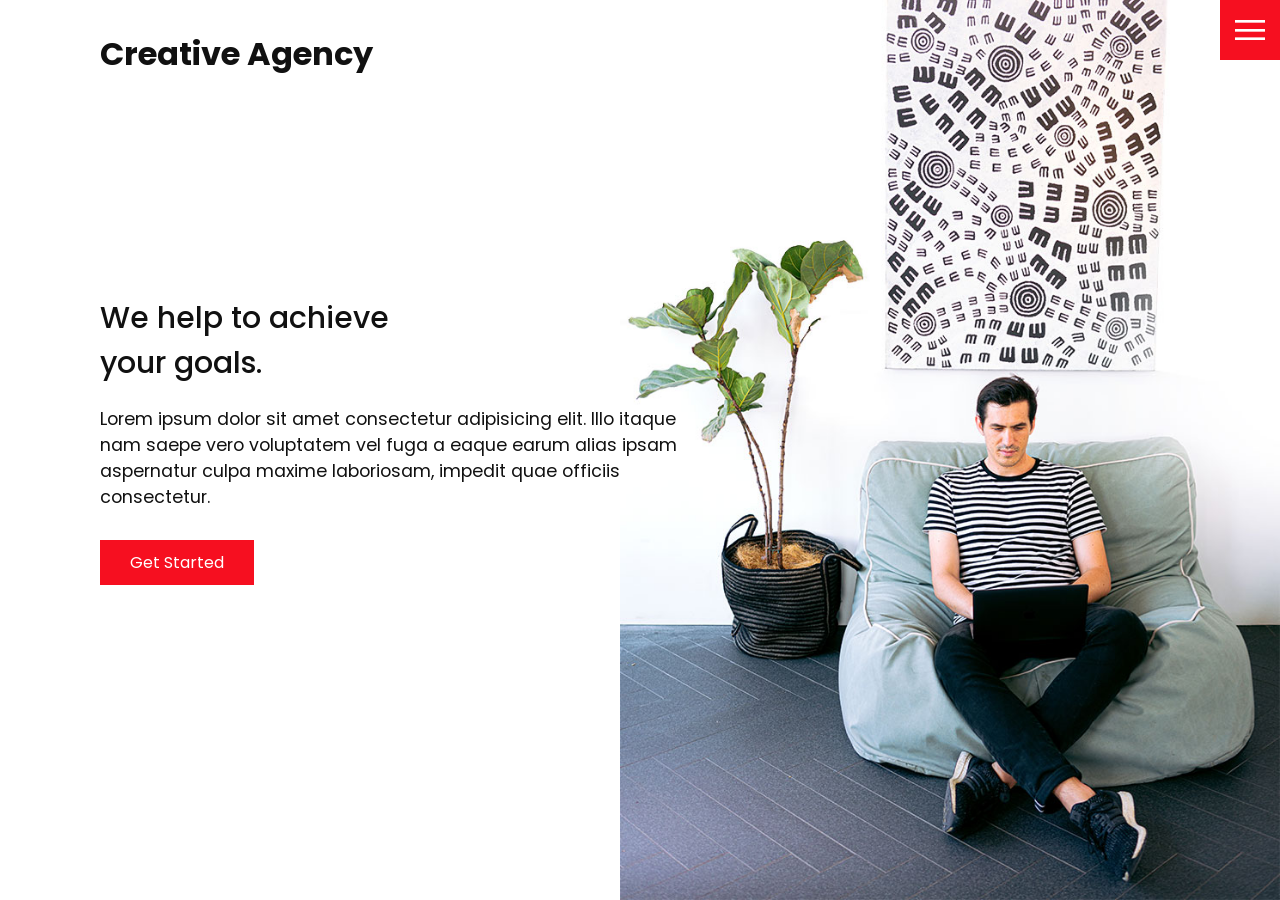
<file: index.html>
<!doctype html>
<html lang="en">
  <head>
    <meta charset="UTF-8" />
    <meta name="viewport" content="width=device-width, initial-scale=1.0" />
    <title>Creative Agency</title>
    <link rel="stylesheet" href="style.css" />
  </head>
  <body>
    <header>
      <a class="logo" href="index.html">Creative Agency</a>
      <button
        class="toggle"
        aria-label="Open menu"
        aria-expanded="false"
      ></button>

      <nav class="navigation" aria-label="Main navigation">
        <ul>
          <li><a class="current" href="index.html">Home</a></li>
          <li><a href="services.html">Services</a></li>
          <li><a href="work.html">Work</a></li>
          <li><a href="contact.html">Contact</a></li>
        </ul>
        <div class="social-bar">
          <ul>
            <li>
              <a href="https://facebook.com"
                ><img src="images/facebook.png" alt="Facebook"
              /></a>
            </li>
            <li>
              <a href="https://twitter.com"
                ><img src="images/twitter.png" alt="Twitter"
              /></a>
            </li>
            <li>
              <a href="https://instagram.com"
                ><img src="images/instagram.png" alt="Instagram"
              /></a>
            </li>
          </ul>
          <a class="email-icon" href="mailto:you@email.com"
            ><img src="images/email.png" alt="Email"
          /></a>
        </div>
      </nav>
    </header>

    <main>
      <section class="home">
        <img
          src="images/home-img.jpg"
          class="home-img"
          alt="A creative professional working on a laptop"
        />
        <div class="home-content">
          <h1>We help to achieve <br />your goals.</h1>
          <p>
            Lorem ipsum dolor sit amet consectetur adipisicing elit. Illo itaque
            nam saepe vero voluptatem vel fuga a eaque earum alias ipsam
            aspernatur culpa maxime laboriosam, impedit quae officiis
            consectetur.
          </p>
          <a href="contact.html" class="btn">Get Started</a>
        </div>
      </section>
    </main>

    <script src="js/script.js"></script>
  </body>
</html>
</file>
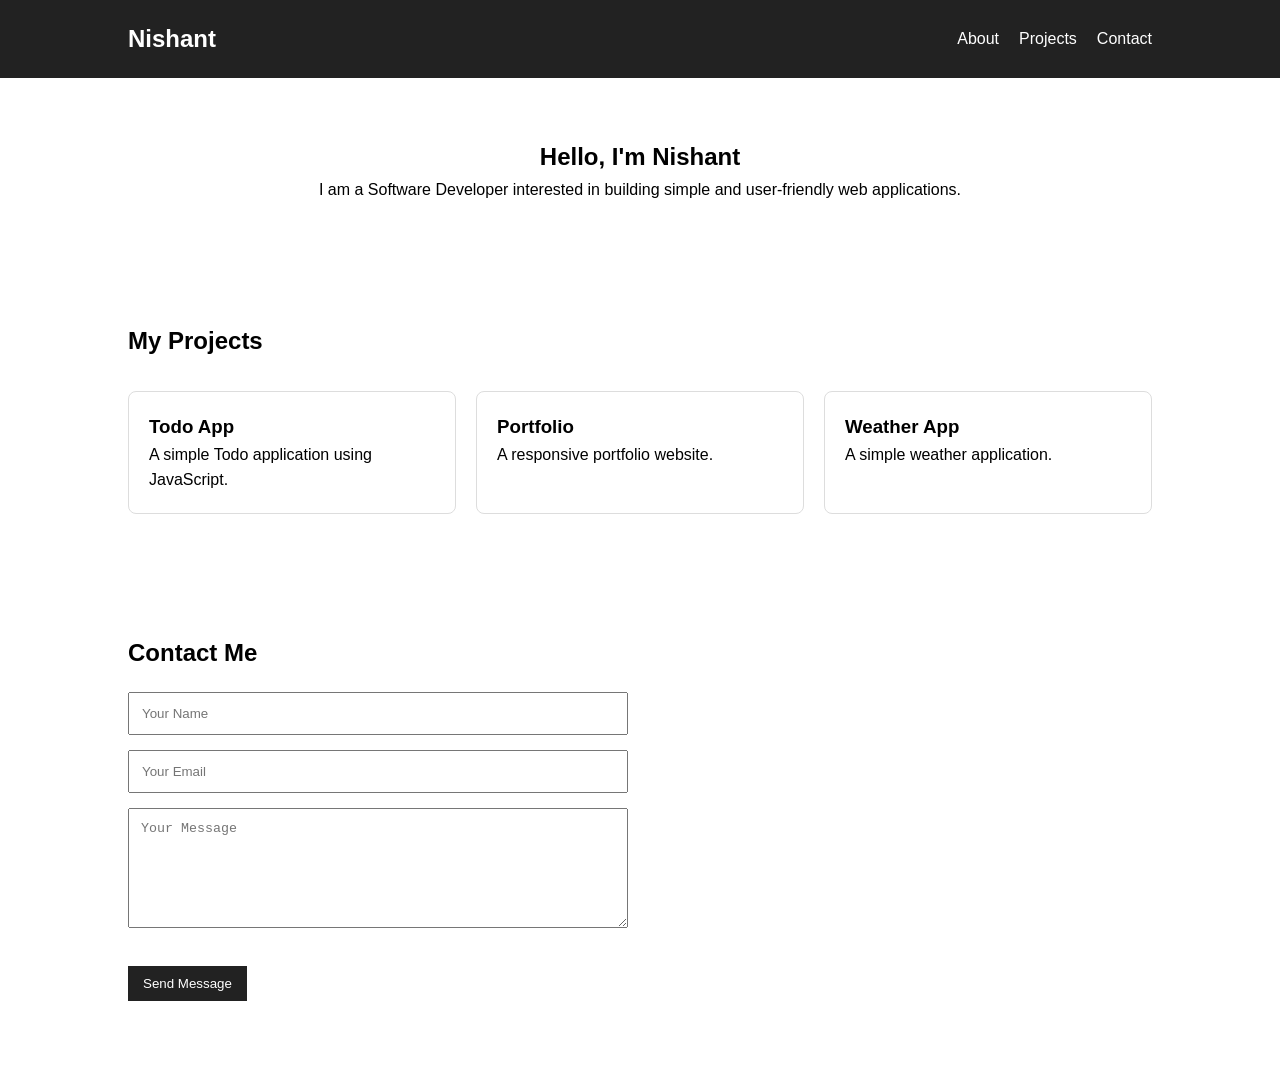
<file: portfolio website/index.html>
<!DOCTYPE html>
<html lang="en">
<head>
  <meta charset="UTF-8">
  <meta name="viewport" content="width=device-width, initial-scale=1.0">
  <title>My Portfolio</title>
  <link rel="stylesheet" href="style.css">
</head>

<body>

  <!-- Navigation -->
  <nav>
    <h2>Nishant</h2>

    <div>
      <a href="#about">About</a>
      <a href="#projects">Projects</a>
      <a href="#contact">Contact</a>
    </div>
  </nav>

  <!-- About -->
  <section id="about">
    <h1>Hello, I'm Nishant</h1>
    <p>
      I am a Software Developer interested in building
      simple and user-friendly web applications.
    </p>
  </section>

  <!-- Projects -->
  <section id="projects">
    <h2>My Projects</h2>

    <div class="projects">

      <div class="card">
        <h3>Todo App</h3>
        <p>A simple Todo application using JavaScript.</p>
        <!-- <button>View Project</button> -->
      </div>

      <div class="card">
        <h3>Portfolio</h3>
        <p>A responsive portfolio website.</p>
        <!-- <button>View Project</button> -->
      </div>

      <div class="card">
        <h3>Weather App</h3>
        <p>A simple weather application.</p>
        <!-- <button>View Project</button> -->
      </div>

    </div>
  </section>

  <!-- Contact -->
  <section id="contact">
    <h2>Contact Me</h2>

    <form id="contactForm">

      <input
        type="text"
        id="name"
        placeholder="Your Name"
      >

      <input
        type="email"
        id="email"
        placeholder="Your Email"
      >

      <textarea
        id="message"
        placeholder="Your Message"
      ></textarea>

      <button type="submit">Send Message</button>

      <p id="error"></p>
      <p id="success"></p>

    </form>
  </section>

  <script src="script.js"></script>

</body>
</html>
</file>
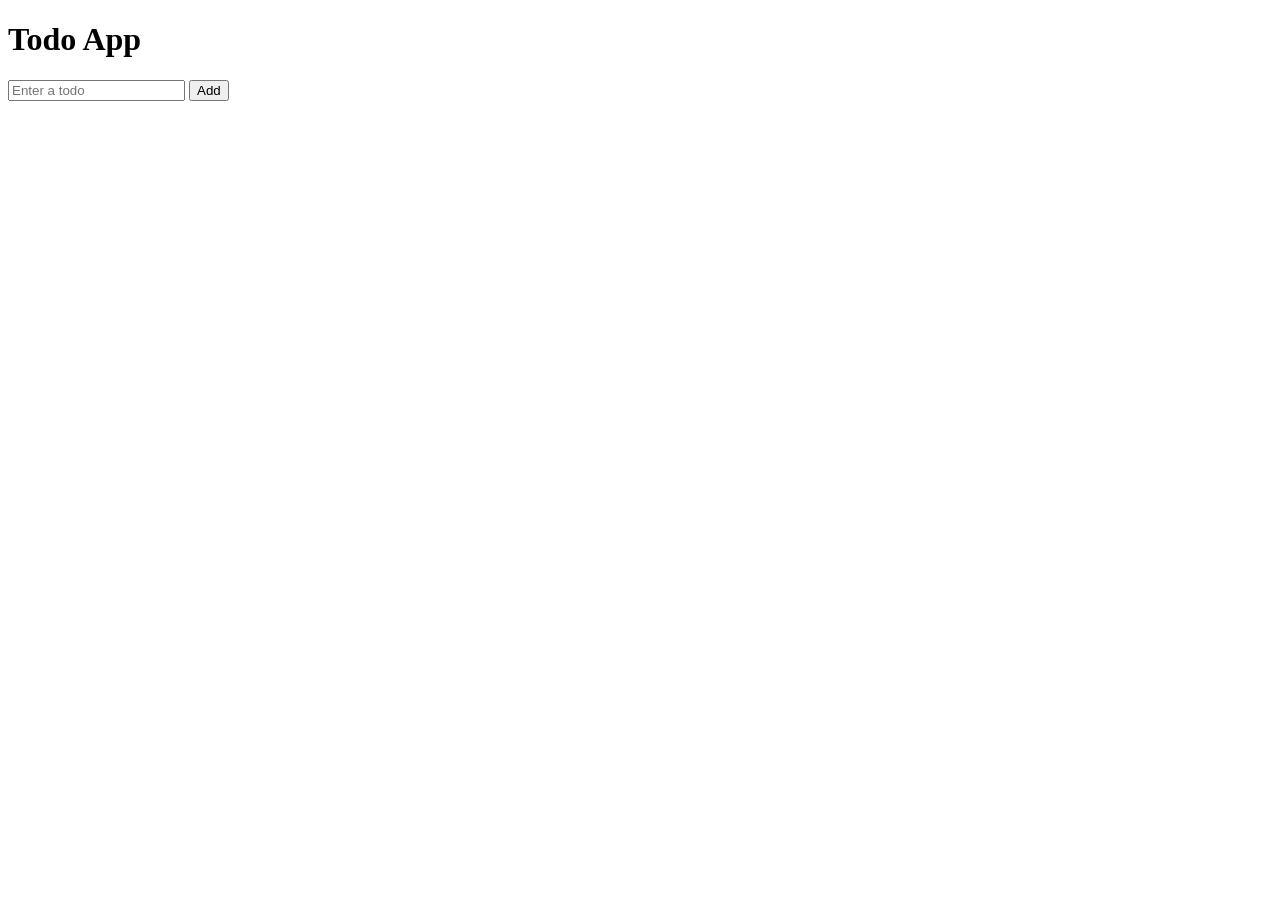
<file: todo app/index.html>
<!DOCTYPE html>
<html>
<head>
  <title>Todo App</title>
</head>
<body>

  <h1>Todo App</h1>

  <input id="todoInput" type="text" placeholder="Enter a todo">
  <button id="addButton">Add</button>

  <ul id="todoList"></ul>

  <script src="script.js"></script>
</body>
</html>
</file>
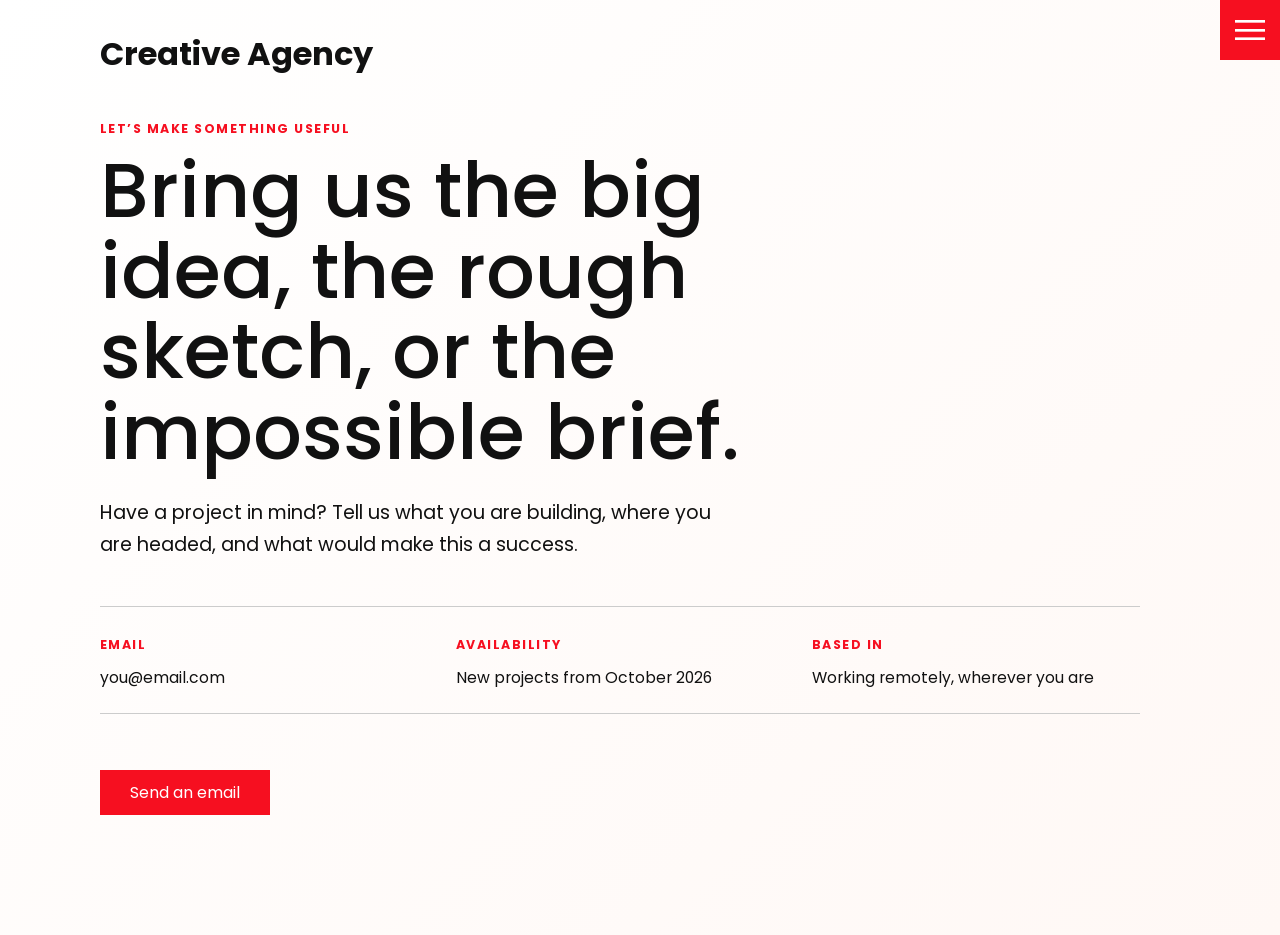
<file: contact.html>
<!doctype html>
<html lang="en">
  <head>
    <meta charset="UTF-8" />
    <meta name="viewport" content="width=device-width, initial-scale=1.0" />
    <title>Contact | Creative Agency</title>
    <link rel="stylesheet" href="style.css" />
  </head>
  <body>
    <header>
      <a class="logo" href="index.html">Creative Agency</a>
      <button
        class="toggle"
        aria-label="Open menu"
        aria-expanded="false"
      ></button>
      <nav class="navigation" aria-label="Main navigation">
        <ul>
          <li><a href="index.html">Home</a></li>
          <li><a href="services.html">Services</a></li>
          <li><a href="work.html">Work</a></li>
          <li><a class="current" href="contact.html">Contact</a></li>
        </ul>
        <div class="social-bar">
          <ul>
            <li>
              <a href="https://facebook.com"
                ><img src="images/facebook.png" alt="Facebook"
              /></a>
            </li>
            <li>
              <a href="https://twitter.com"
                ><img src="images/twitter.png" alt="Twitter"
              /></a>
            </li>
            <li>
              <a href="https://instagram.com"
                ><img src="images/instagram.png" alt="Instagram"
              /></a>
            </li>
          </ul>
          <a class="email-icon" href="mailto:you@email.com"
            ><img src="images/email.png" alt="Email"
          /></a>
        </div>
      </nav>
    </header>
    <main class="page">
      <div class="page-content">
        <p class="eyebrow">Let’s make something useful</p>
        <h1>
          Bring us the big idea, the rough sketch, or the impossible brief.
        </h1>
        <p class="lead">
          Have a project in mind? Tell us what you are building, where you are
          headed, and what would make this a success.
        </p>
        <div class="contact-details">
          <div>
            <span>Email</span><a href="mailto:you@email.com">you@email.com</a>
          </div>
          <div>
            <span>Availability</span>
            <p>New projects from October 2026</p>
          </div>
          <div>
            <span>Based in</span>
            <p>Working remotely, wherever you are</p>
          </div>
        </div>
        <a href="mailto:you@email.com" class="btn">Send an email</a>
      </div>
    </main>
    <script src="js/script.js"></script>
  </body>
</html>
</file>
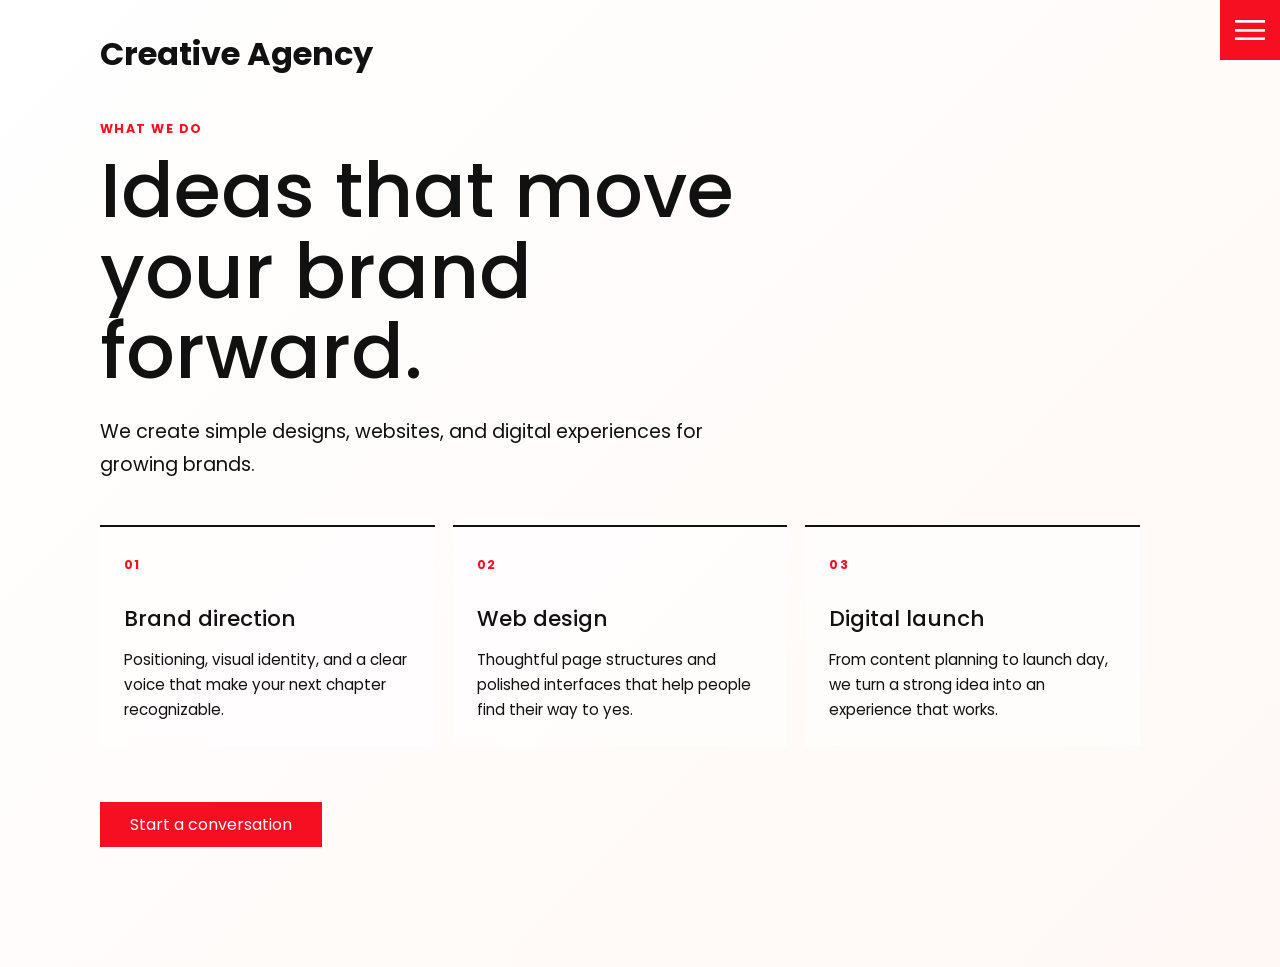
<file: services.html>
<!doctype html>
<html lang="en">
  <head>
    <meta charset="UTF-8" />
    <meta name="viewport" content="width=device-width, initial-scale=1.0" />
    <title>Services | Creative Agency</title>
    <link rel="stylesheet" href="style.css" />
  </head>
  <body>
    <header>
      <a class="logo" href="index.html">Creative Agency</a>
      <button
        class="toggle"
        aria-label="Open menu"
        aria-expanded="false"
      ></button>
      <nav class="navigation" aria-label="Main navigation">
        <ul>
          <li><a href="index.html">Home</a></li>
          <li><a class="current" href="services.html">Services</a></li>
          <li><a href="work.html">Work</a></li>
          <li><a href="contact.html">Contact</a></li>
        </ul>
        <div class="social-bar">
          <ul>
            <li>
              <a href="https://facebook.com"
                ><img src="images/facebook.png" alt="Facebook"
              /></a>
            </li>
            <li>
              <a href="https://twitter.com"
                ><img src="images/twitter.png" alt="Twitter"
              /></a>
            </li>
            <li>
              <a href="https://instagram.com"
                ><img src="images/instagram.png" alt="Instagram"
              /></a>
            </li>
          </ul>
          <a class="email-icon" href="mailto:you@email.com"
            ><img src="images/email.png" alt="Email"
          /></a>
        </div>
      </nav>
    </header>
    <main class="page">
      <div class="page-content">
        <p class="eyebrow">What we do</p>
        <h1>Ideas that move your brand forward.</h1>
        <p class="lead">
          We create simple designs, websites, and digital experiences for
          growing brands.
        </p>
        <div class="service-list">
          <article>
            <span>01</span>
            <h2>Brand direction</h2>
            <p>
              Positioning, visual identity, and a clear voice that make your
              next chapter recognizable.
            </p>
          </article>
          <article>
            <span>02</span>
            <h2>Web design</h2>
            <p>
              Thoughtful page structures and polished interfaces that help
              people find their way to yes.
            </p>
          </article>
          <article>
            <span>03</span>
            <h2>Digital launch</h2>
            <p>
              From content planning to launch day, we turn a strong idea into an
              experience that works.
            </p>
          </article>
        </div>
        <a href="contact.html" class="btn">Start a conversation</a>
      </div>
    </main>
    <script src="js/script.js"></script>
  </body>
</html>
</file>
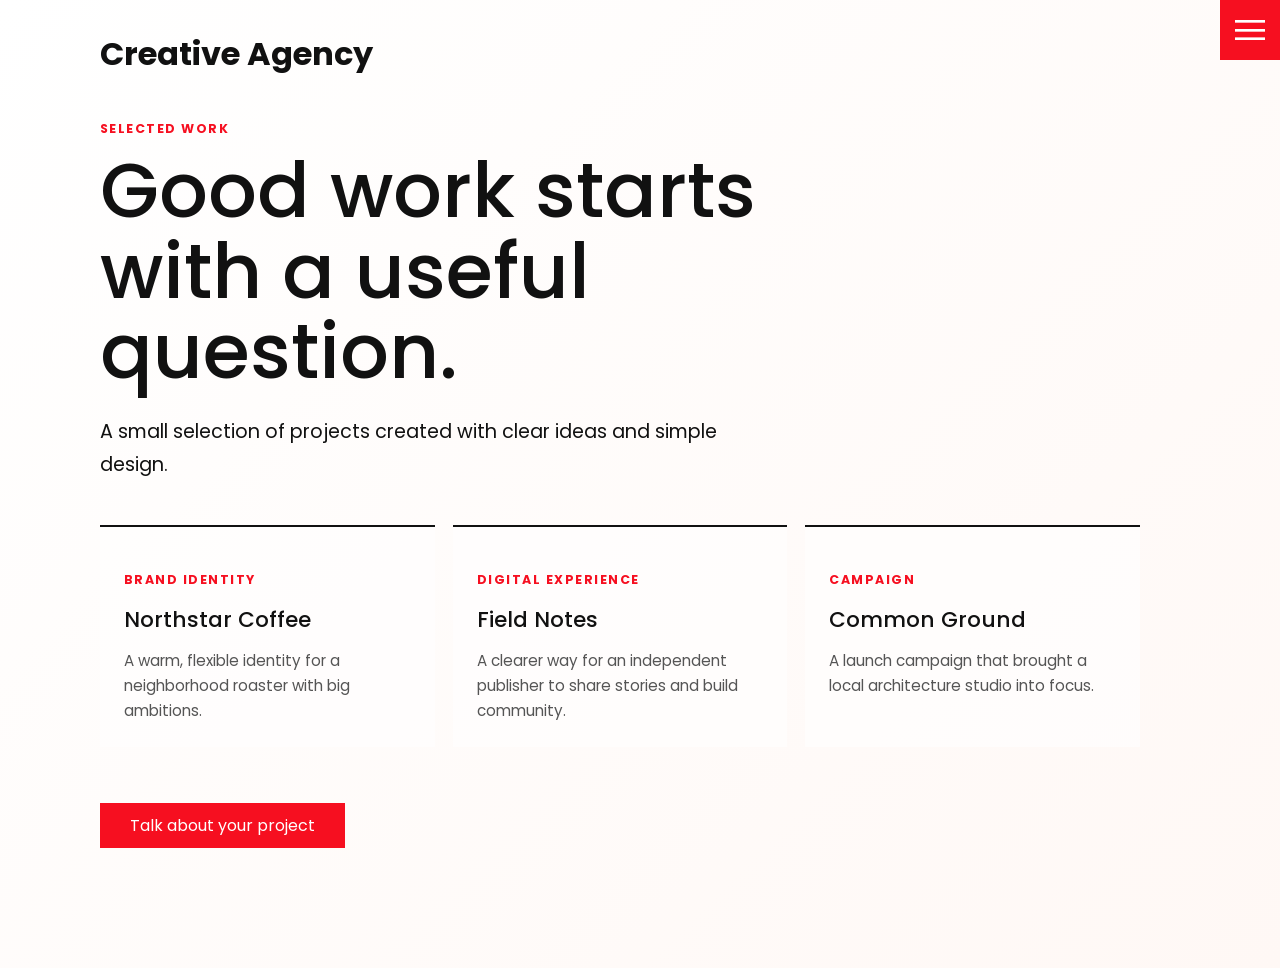
<file: work.html>
<!doctype html>
<html lang="en">
  <head>
    <meta charset="UTF-8" />
    <meta name="viewport" content="width=device-width, initial-scale=1.0" />
    <title>Work | Creative Agency</title>
    <link rel="stylesheet" href="style.css" />
  </head>
  <body>
    <header>
      <a class="logo" href="index.html">Creative Agency</a>
      <button
        class="toggle"
        aria-label="Open menu"
        aria-expanded="false"
      ></button>
      <nav class="navigation" aria-label="Main navigation">
        <ul>
          <li><a href="index.html">Home</a></li>
          <li><a href="services.html">Services</a></li>
          <li><a class="current" href="work.html">Work</a></li>
          <li><a href="contact.html">Contact</a></li>
        </ul>
        <div class="social-bar">
          <ul>
            <li>
              <a href="https://facebook.com"
                ><img src="images/facebook.png" alt="Facebook"
              /></a>
            </li>
            <li>
              <a href="https://twitter.com"
                ><img src="images/twitter.png" alt="Twitter"
              /></a>
            </li>
            <li>
              <a href="https://instagram.com"
                ><img src="images/instagram.png" alt="Instagram"
              /></a>
            </li>
          </ul>
          <a class="email-icon" href="mailto:you@email.com"
            ><img src="images/email.png" alt="Email"
          /></a>
        </div>
      </nav>
    </header>
    <main class="page">
      <div class="page-content">
        <p class="eyebrow">Selected work</p>
        <h1>Good work starts with a useful question.</h1>
        <p class="lead">
          A small selection of projects created with clear ideas and simple
          design.
        </p>
        <div class="work-grid">
          <article>
            <p class="project-type">Brand identity</p>
            <h2>Northstar Coffee</h2>
            <p>
              A warm, flexible identity for a neighborhood roaster with big
              ambitions.
            </p>
          </article>
          <article>
            <p class="project-type">Digital experience</p>
            <h2>Field Notes</h2>
            <p>
              A clearer way for an independent publisher to share stories and
              build community.
            </p>
          </article>
          <article>
            <p class="project-type">Campaign</p>
            <h2>Common Ground</h2>
            <p>
              A launch campaign that brought a local architecture studio into
              focus.
            </p>
          </article>
        </div>
        <a href="contact.html" class="btn">Talk about your project</a>
      </div>
    </main>
    <script src="js/script.js"></script>
  </body>
</html>
</file>
<file: style.css>
@import url("https://fonts.googleapis.com/css?family=Poppins:300,500,700&display=swap");

:root {
  --red: #f60f20;
}

* {
  box-sizing: border-box;
  margin: 0;
  padding: 0;
}

body {
  color: #111;
  font-family: Poppins, sans-serif;
  overflow-x: hidden;
}

a {
  color: inherit;
  text-decoration: none;
}

h1 {
  font-size: 30px;
  font-weight: 500;
}

p {
  margin: 20px 0 10px;
  font-size: 1.1rem;
}

.home {
  display: flex;
  align-items: center;
  height: 100vh;
  padding: 100px;
}

.home-content {
  position: relative;
  z-index: 1;
  max-width: 600px;
}

.home-img {
  position: absolute;
  right: 0;
  bottom: 0;
  height: 110%;
}

.btn {
  display: inline-block;
  margin: 20px 0;
  padding: 10px 30px;
  background: var(--red);
  color: #fff;
}

.btn:hover {
  transform: scale(0.98);
}

.logo {
  position: absolute;
  top: 30px;
  left: 100px;
  z-index: 20;
  font-size: 2rem;
  font-weight: 700;
}

.toggle {
  position: fixed;
  top: 0;
  right: 0;
  z-index: 20;
  width: 60px;
  height: 60px;
  border: 0;
  background: var(--red) url("images/menu.png") center / 30px no-repeat;
  cursor: pointer;
}

.toggle.active {
  background-image: url("images/close.png");
  background-size: 25px;
}

.navigation {
  position: fixed;
  top: 0;
  left: 100%;
  z-index: 15;
  display: flex;
  align-items: center;
  justify-content: center;
  width: 100%;
  height: 100%;
  background: #fff;
  transition: left 0.3s;
}

.navigation.active {
  left: 0;
}

.navigation > ul,
.social-bar ul {
  list-style: none;
}

.navigation > ul {
  text-align: center;
}

.navigation > ul a {
  font-size: 2.2rem;
  font-weight: 300;
}

.navigation > ul a:hover {
  color: var(--red);
}

.navigation > ul a.current {
  color: var(--red);
}

.social-bar {
  position: absolute;
  top: 0;
  left: 0;
  display: flex;
  flex-direction: column;
  align-items: center;
  justify-content: center;
  width: 60px;
  height: 100%;
}

.social-bar li {
  margin: 12px 0;
}

.social-bar a {
  display: inline-block;
  transform: scale(0.5);
}

.email-icon {
  position: absolute;
  bottom: 20px;
}

.page {
  display: flex;
  align-items: center;
  min-height: 100vh;
  width: 100%;
  min-width: 0;
  padding: 100px;
  background: linear-gradient(135deg, #fff 0%, #fff8f5 100%);
}

.page-content {
  width: 100%;
  max-width: 1040px;
  min-width: 0;
}

.eyebrow,
.project-type,
.service-list span,
.contact-details span {
  color: var(--red);
  font-size: 0.78rem;
  font-weight: 700;
  letter-spacing: 0.12em;
  text-transform: uppercase;
}

.page h1 {
  max-width: 760px;
  margin-top: 12px;
  font-size: clamp(2.5rem, 6vw, 5rem);
  line-height: 1.05;
}

.lead {
  max-width: 620px;
  margin: 24px 0 44px;
  font-size: 1.2rem;
  line-height: 1.7;
}

.service-list,
.work-grid {
  display: grid;
  grid-template-columns: repeat(3, 1fr);
  gap: 18px;
  margin-bottom: 36px;
}

.service-list article,
.work-grid article {
  min-height: 210px;
  padding: 24px;
  border-top: 2px solid #111;
  background: rgba(255, 255, 255, 0.62);
}

.service-list h2,
.work-grid h2 {
  margin: 26px 0 12px;
  font-size: 1.35rem;
  font-weight: 500;
}

.service-list p,
.work-grid article > p:last-child {
  margin: 0;
  font-size: 0.95rem;
  line-height: 1.65;
}

.work-grid article > p:last-child {
  color: #555;
}

.work-grid h2 {
  margin-top: 14px;
}

.contact-details {
  display: grid;
  grid-template-columns: repeat(3, 1fr);
  gap: 28px;
  margin-bottom: 36px;
  padding: 24px 0;
  border-top: 1px solid #ccc;
  border-bottom: 1px solid #ccc;
}

.contact-details a,
.contact-details p {
  display: block;
  margin: 10px 0 0;
  font-size: 0.98rem;
}

.contact-details a:hover {
  color: var(--red);
}

@media (max-width: 1068px) {
  .home-img {
    display: none;
  }

  .home {
    padding: 100px 40px;
  }

  .logo {
    top: 10px;
    left: 40px;
    font-size: 1.5rem;
  }

  .navigation > ul a {
    font-size: 2rem;
  }
}

@media (max-width: 768px) {
  .home-content {
    max-width: 500px;
  }

  .page {
    padding: 100px 24px 48px;
  }

  .page h1 {
    font-size: clamp(2.25rem, 11vw, 4rem);
    overflow-wrap: break-word;
  }

  .service-list,
  .work-grid,
  .contact-details {
    grid-template-columns: 1fr;
  }

  .service-list article,
  .work-grid article {
    min-height: auto;
  }

  .social-bar {
    width: 45px;
  }
}

@media (max-width: 420px) {
  .logo {
    top: 16px;
    left: 20px;
    max-width: calc(100vw - 96px);
    overflow: hidden;
    font-size: 1.2rem;
    text-overflow: ellipsis;
    white-space: nowrap;
  }

  .toggle {
    width: 56px;
    height: 56px;
  }

  .page {
    padding: 92px 20px 40px;
  }

  .page h1 {
    font-size: 2rem;
    line-height: 1.1;
  }

  .lead {
    font-size: 1rem;
  }

  .service-list article,
  .work-grid article,
  .contact-details > div {
    min-width: 0;
  }
}
</file>
<file: portfolio website/style.css>
* {
  box-sizing: border-box;
  margin: 0;
  padding: 0;
}

body {
  font-family: Arial, sans-serif;
  line-height: 1.6;
}

/* Navbar */
nav {
  display: flex;
  justify-content: space-between;
  align-items: center;
  padding: 20px 10%;
  background: #222;
  color: white;
}

nav div {
  display: flex;
  gap: 20px;
}

nav a {
  color: white;
  text-decoration: none;
}

/* Sections */
section {
  padding: 60px 10%;
}

#about {
  text-align: center;
}

/* Projects */
.projects {
  display: grid;
  grid-template-columns: repeat(3, 1fr);
  gap: 20px;
  margin-top: 30px;
}

.card {
  padding: 20px;
  border: 1px solid #ddd;
  border-radius: 8px;
}

.card button,
form button {
  margin-top: 15px;
  padding: 10px 15px;
  border: none;
  background: #222;
  color: white;
  cursor: pointer;
}

/* Contact */
form {
  max-width: 500px;
  margin-top: 20px;
}

input,
textarea {
  width: 100%;
  padding: 12px;
  margin-bottom: 15px;
}

textarea {
  height: 120px;
}

#error {
  color: red;
  margin-top: 10px;
}

#success {
  color: green;
  margin-top: 10px;
}

/* Mobile */
@media (max-width: 700px) {

  nav {
    flex-direction: column;
    gap: 15px;
  }

  .projects {
    grid-template-columns: 1fr;
  }

}
</file>
